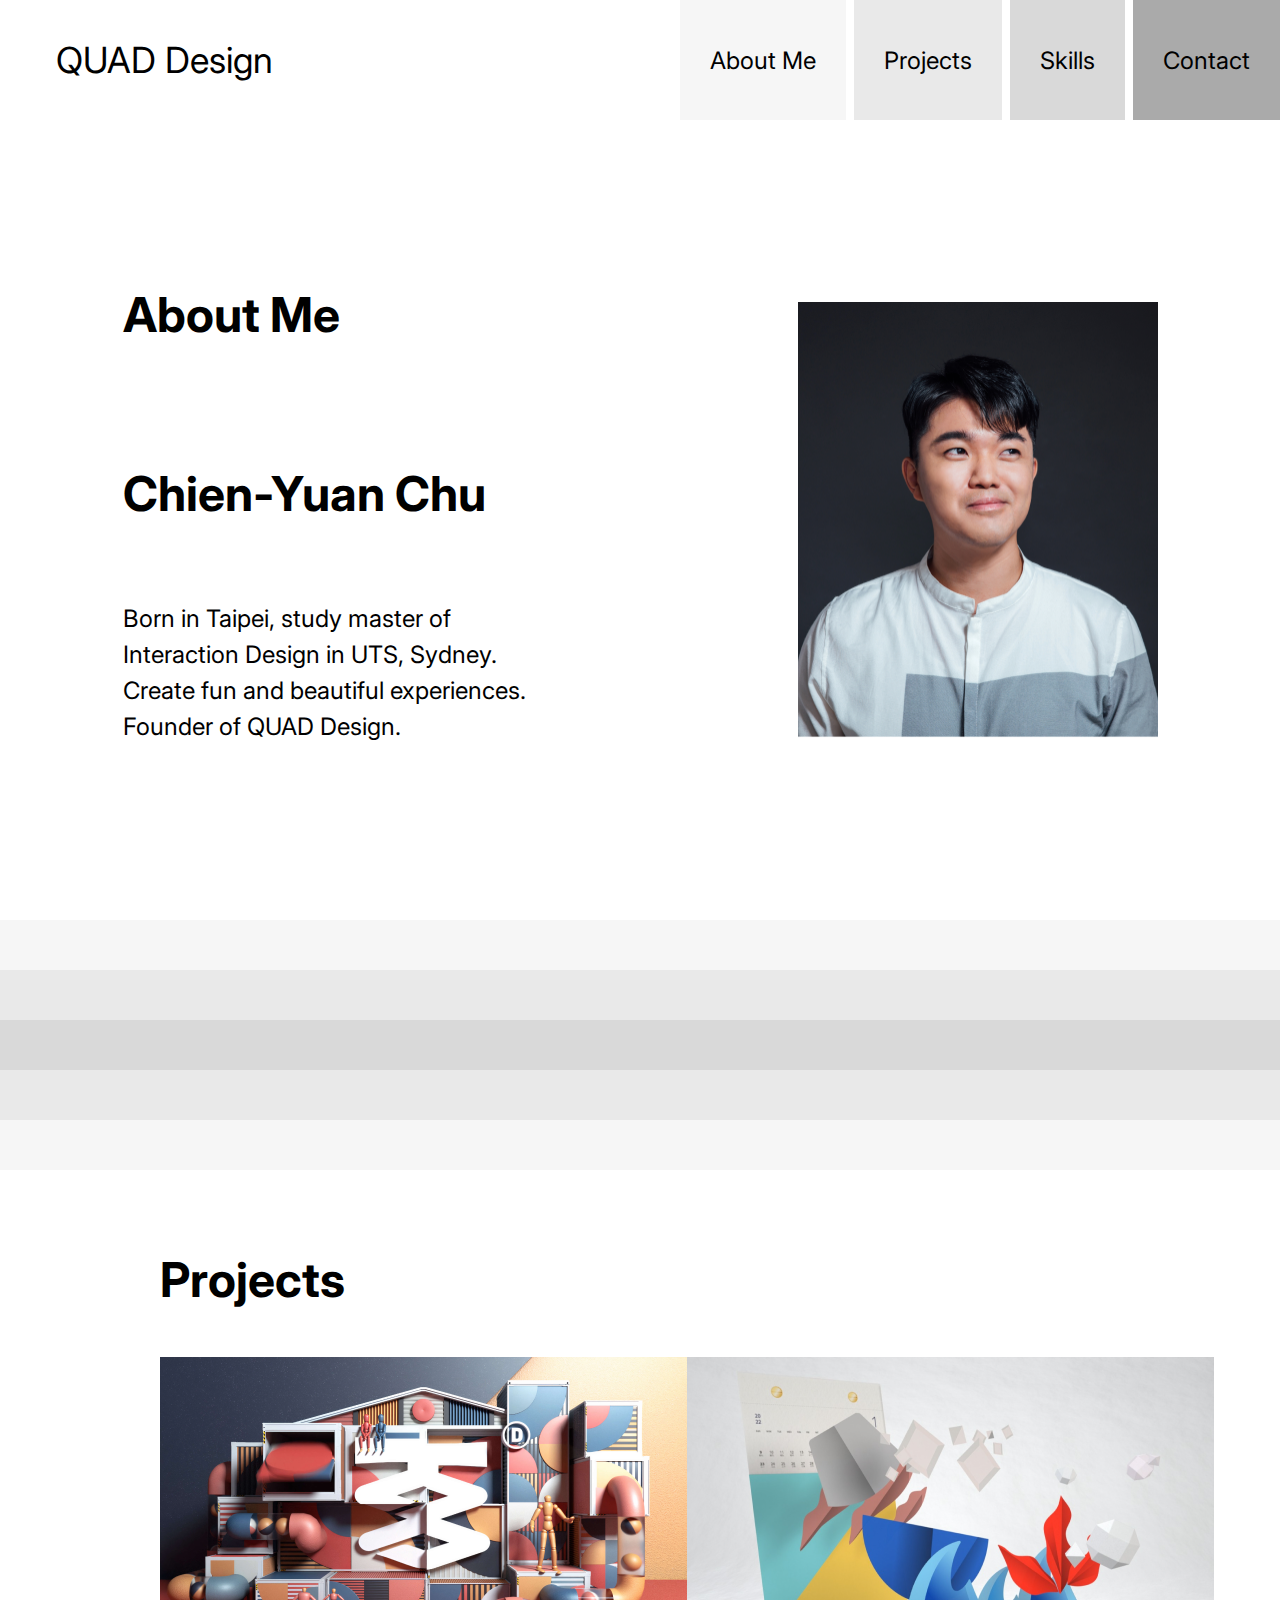
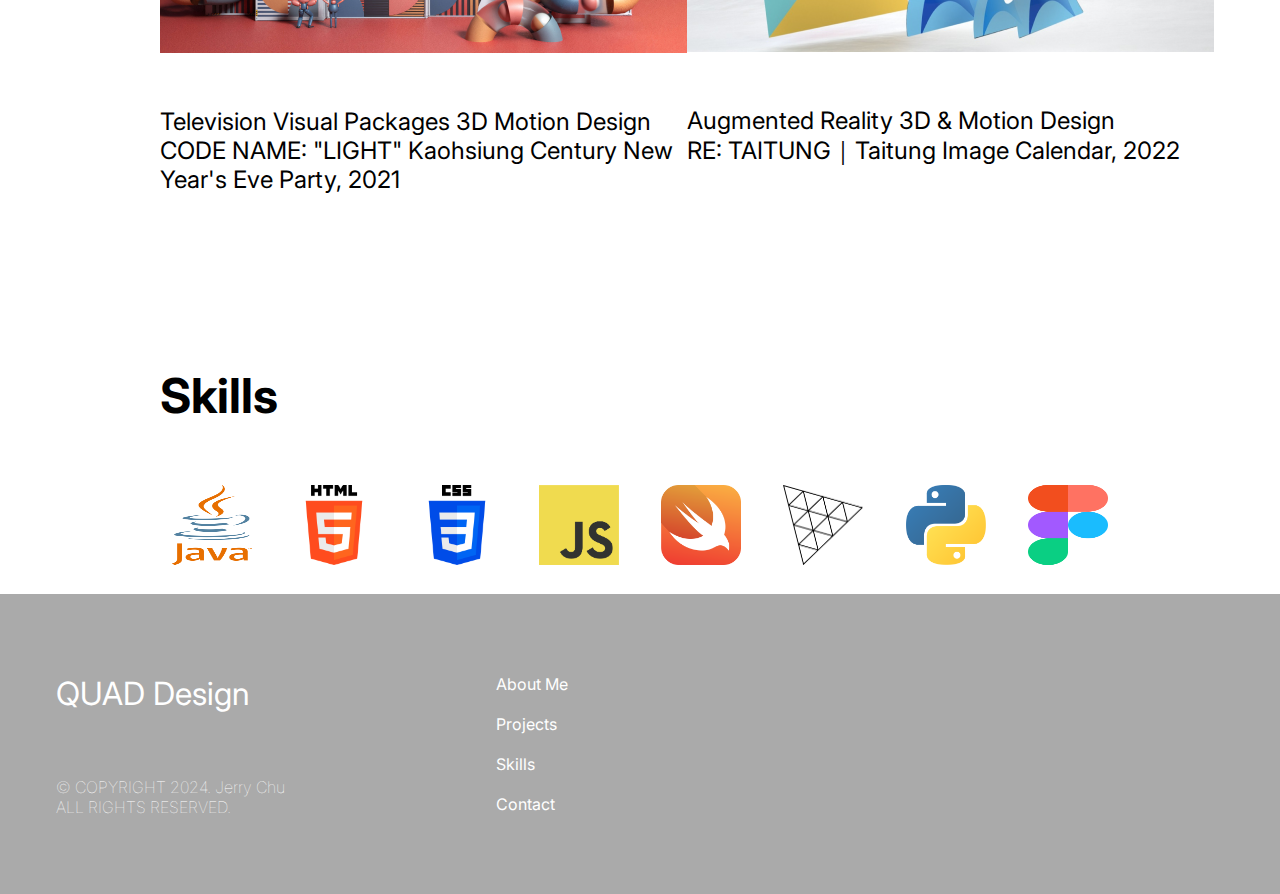
<file: index.html>
<!DOCTYPE html>
<html lang="en-US">
  <head>
    <meta charset="utf-8" />
    <link rel="stylesheet" href="style.css">
    <script type="module" src="main.js"></script>
    <link href="https://fonts.googleapis.com/css2?family=Inter:wght@100..900&display=swap" rel="stylesheet">
    <title>My Portfolio</title>
  </head>
  <body>
    <header>
      <h1 class="logo">QUAD Design</h1>
      <nav class="navbar">
        <ul class="nav-list">
          <li class="nav-aboutme"><a href="#aboutme">About Me</a></li>
          <li class="nav-projects"><a href="#projects">Projects</a></li>
          <li class="nav-skills"><a href="#skills">Skills</a></li>
          <li class="nav-contact"><a href="#contact">Contact</a></li>
        </ul>
      </nav>
    </header>
    <section class="AboutMe">
      <div class="info">
        <h1 id="aboutme" class="title">About Me</h1>
        <div class="description">
          <h1 class="name">Chien-Yuan Chu</h1>
          <p>Born in Taipei, study master of Interaction Design in UTS, Sydney. <br>
        Create fun and beautiful experiences.<br>
        Founder of QUAD Design.</p>
        </div>
      </div>
      <img id="photo" src="./src/image/image-photo.png">
    </section>
    <div class="shape1">
      <div class="shape2">
        <div class="shape3"></div>
      </div>
    </div>
    <section class="ProjectsNskills">
      <div class="info-project">
        <h1 id="projects" class="title">Projects</h1>
        <div class="description">
          <div>
            <img src="./src/image/image-project1.png">
            <p>Television Visual Packages 3D Motion Design <br>
            CODE NAME: "LIGHT" Kaohsiung Century New Year's Eve Party, 2021</p>
          </div>
          <div>
            <img src="./src/image/image-project2.png">
            <p>Augmented Reality 3D & Motion Design <br>
            RE: TAITUNG｜Taitung Image Calendar, 2022</p>
          </div>
        </div>
      </div>
      <div class="info-skills">
        <h1 id="skills" class="title">Skills</h1>
        <div class="icons">
          <img src="./src/image/icon-java.png">
          <img src="./src/image/icon-html.png">
          <img src="./src/image/icon-css.png">
          <img src="./src/image/icon-JavaScript.png">
          <img src="./src/image/icon-swift.png">
          <img src="./src/image/icon-threejs.png">
          <img src="./src/image/icon-python.png">
          <img src="./src/image/icon-figma.png">
        </div>
      </div>
    </section>
    <section class="Contact">
      <div class="info-contact">
        <h1 id="contact" class="title">Contact</h1>
        <h3 class="linkedin">Linkedin: https://www.linkedin.com/in/chien-yuan-chu/</h3>
        <h3 class="email">Email: summer8341000@gmail.com</h3>
      </div>
    </section>
    <footer>
      <div class="footer-logo">
        <h1>QUAD Design</h1>
        <p>© COPYRIGHT 2024. Jerry Chu ALL RIGHTS RESERVED.</p>
      </div>
      <div class="footer-nav">
        <ul class="nav-list2">
          <li>About Me</li>
          <li>Projects</li>
          <li>Skills</li>
          <li>Contact</li>
        </ul>
      </div>
    </footer>
  </body>
</html>
</file>
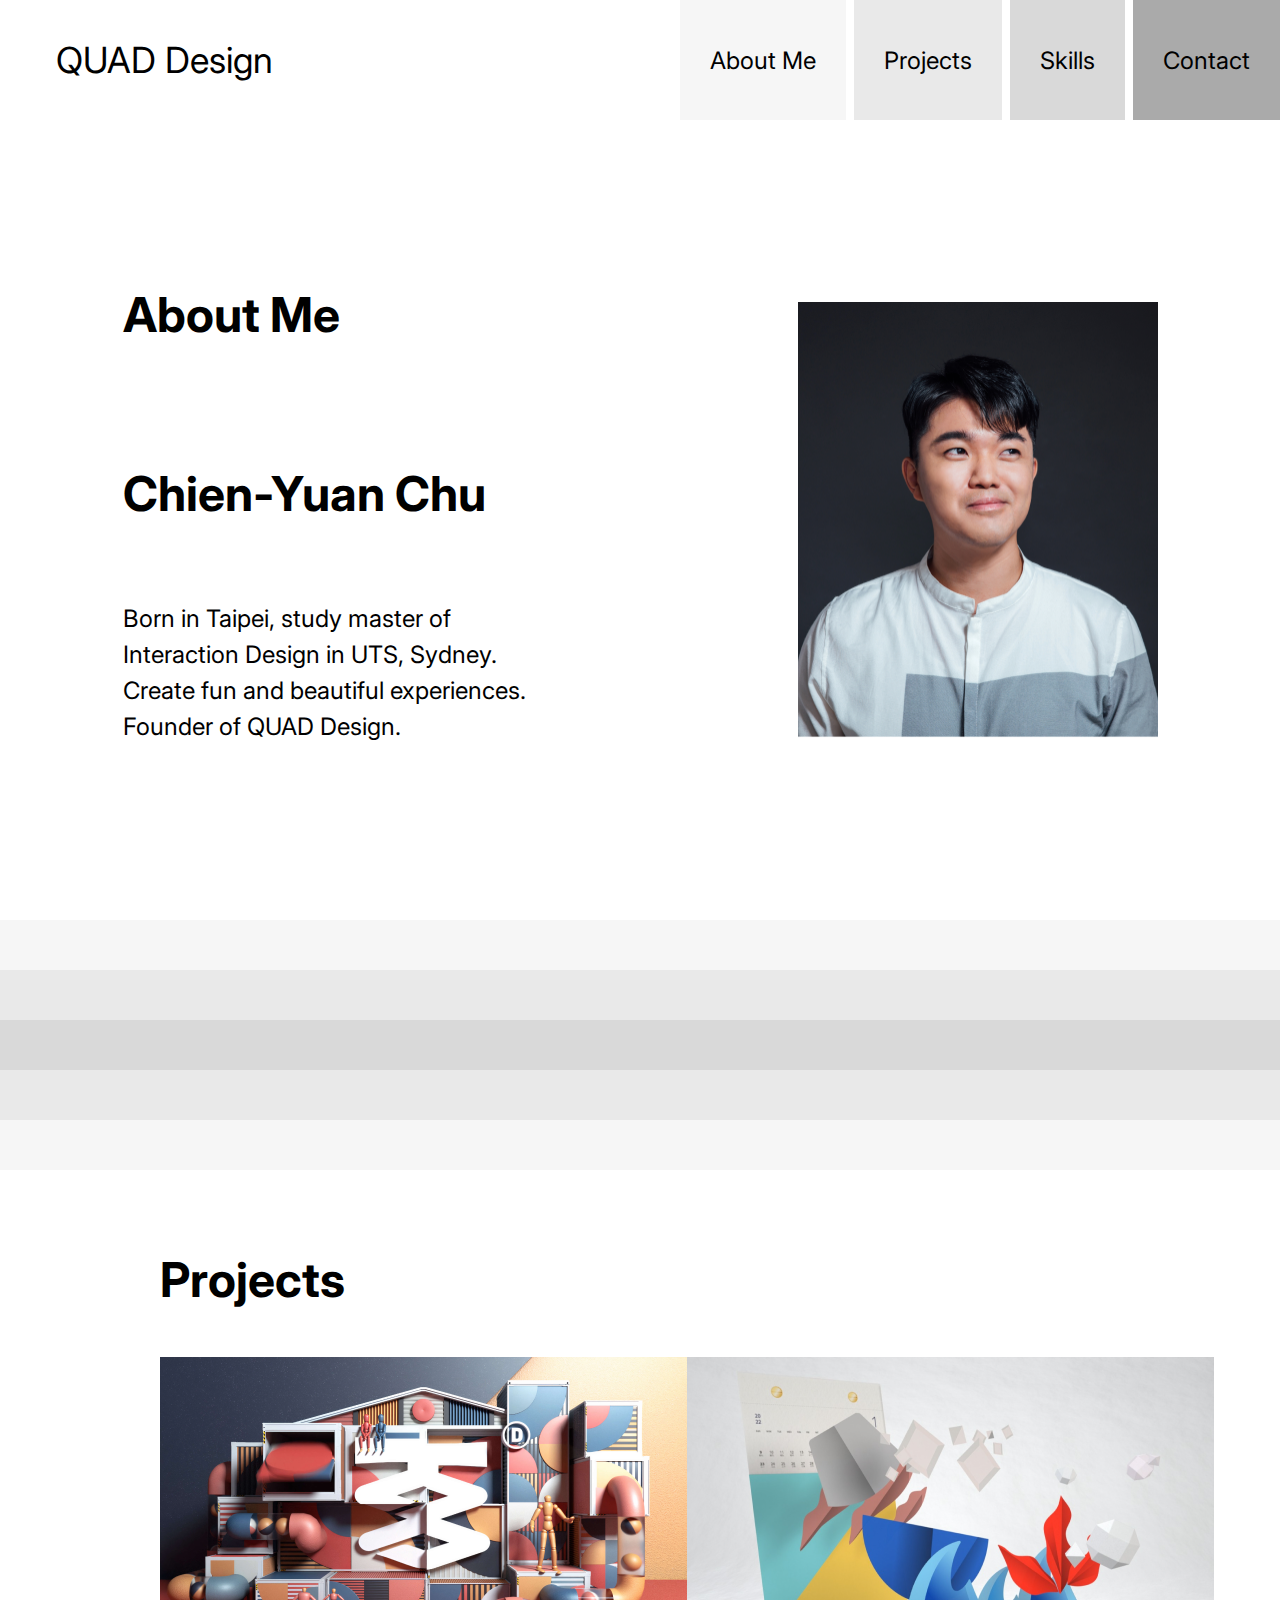
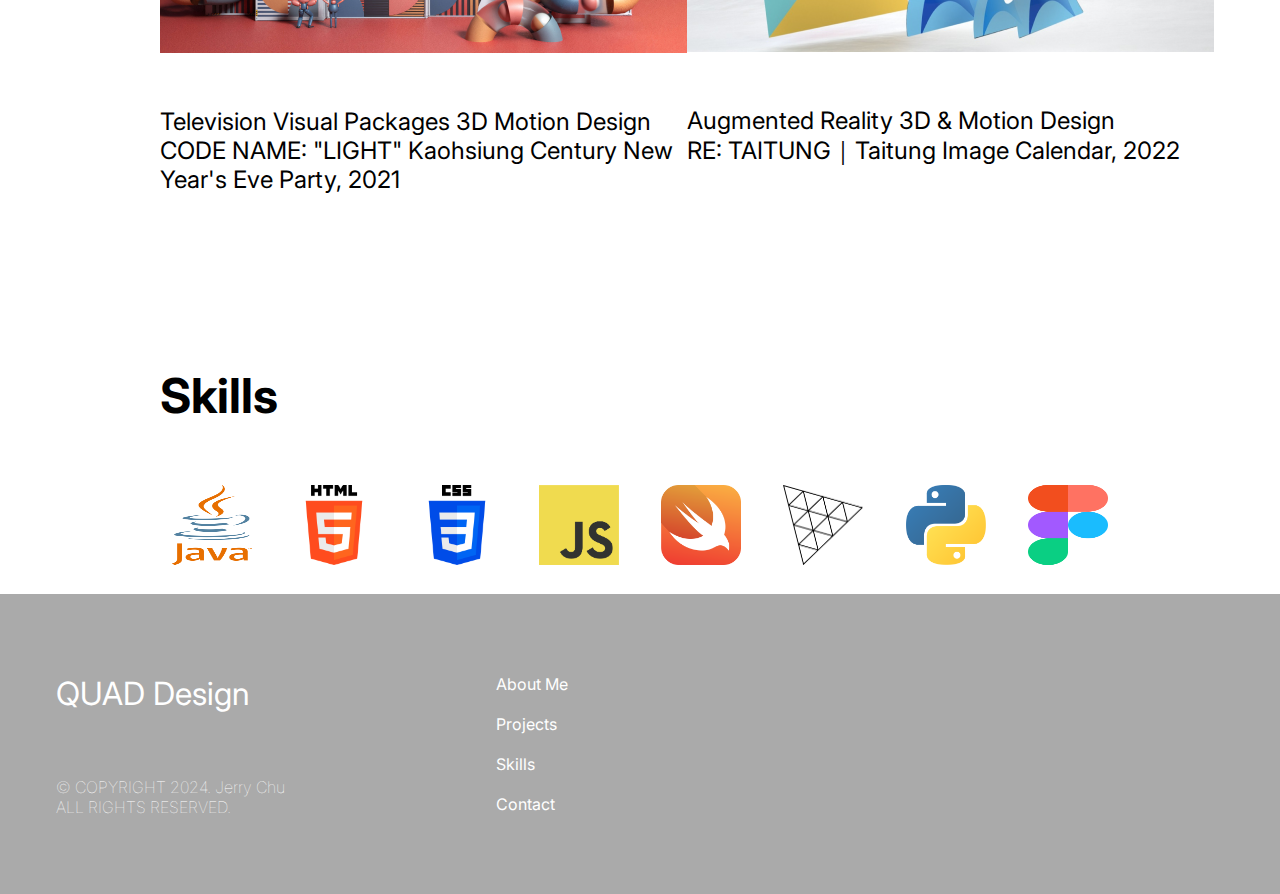
<file: src/index.html>
<!DOCTYPE html>
<html lang="en-US">
  <head>
    <meta charset="utf-8" />
    <link rel="stylesheet" href="style.css">
    <script type="module" src="main.js"></script>
    <link href="https://fonts.googleapis.com/css2?family=Inter:wght@100..900&display=swap" rel="stylesheet">
    <title>My Portfolio</title>
  </head>
  <body>
    <header>
      <h1 class="logo">QUAD Design</h1>
      <nav class="navbar">
        <ul class="nav-list">
          <li class="nav-aboutme"><a href="#aboutme">About Me</a></li>
          <li class="nav-projects"><a href="#projects">Projects</a></li>
          <li class="nav-skills"><a href="#skills">Skills</a></li>
          <li class="nav-contact"><a href="#contact">Contact</a></li>
        </ul>
      </nav>
    </header>
    <section class="AboutMe">
      <div class="info">
        <h1 id="aboutme" class="title">About Me</h1>
        <div class="description">
          <h1 class="name">Chien-Yuan Chu</h1>
          <p>Born in Taipei, study master of Interaction Design in UTS, Sydney. <br>
        Create fun and beautiful experiences.<br>
        Founder of QUAD Design.</p>
        </div>
      </div>
      <img id="photo" src="./image/image-photo.png">
    </section>
    <div class="shape1">
      <div class="shape2">
        <div class="shape3"></div>
      </div>
    </div>
    <section class="ProjectsNskills">
      <div class="info-project">
        <h1 id="projects" class="title">Projects</h1>
        <div class="description">
          <div>
            <img src="./image/image-project1.png">
            <p>Television Visual Packages 3D Motion Design <br>
            CODE NAME: "LIGHT" Kaohsiung Century New Year's Eve Party, 2021</p>
          </div>
          <div>
            <img src="./image/image-project2.png">
            <p>Augmented Reality 3D & Motion Design <br>
            RE: TAITUNG｜Taitung Image Calendar, 2022</p>
          </div>
        </div>
      </div>
      <div class="info-skills">
        <h1 id="skills" class="title">Skills</h1>
        <div class="icons">
          <img src="./image/icon-java.png">
          <img src="./image/icon-html.png">
          <img src="./image/icon-css.png">
          <img src="./image/icon-JavaScript.png">
          <img src="./image/icon-swift.png">
          <img src="./image/icon-threejs.png">
          <img src="./image/icon-python.png">
          <img src="./image/icon-figma.png">
        </div>
      </div>
    </section>
    <section class="Contact">
      <div class="info-contact">
        <h1 id="contact" class="title">Contact</h1>
        <h3 class="linkedin">Linkedin: https://www.linkedin.com/in/chien-yuan-chu/</h3>
        <h3 class="email">Email: summer8341000@gmail.com</h3>
      </div>
    </section>
    <footer>
      <div class="footer-logo">
        <h1>QUAD Design</h1>
        <p>© COPYRIGHT 2024. Jerry Chu ALL RIGHTS RESERVED.</p>
      </div>
      <div class="footer-nav">
        <ul class="nav-list2">
          <li>About Me</li>
          <li>Projects</li>
          <li>Skills</li>
          <li>Contact</li>
        </ul>
      </div>
    </footer>
  </body>
</html>
</file>
<file: style.css>
* {
    border: 0px solid black;
    font-family: "Inter";
}

html, body{
    margin: 0;
    padding: 0;
    /* overflow: hidden; */
}

h1,h2,h3{
    margin: 0px;
    padding: 0px;
}

/* header */

header{
    display: flex;
    height: 120px;
    justify-content: flex-start;
    align-items: center;
}

.navbar{
    display: flex;
    position: absolute;
    top: 0px;
    right: 0px;
    height: 120px;
    align-items: center;
}

.logo{
    margin-left: 56px;
    margin-right: 56px;
    font-weight:normal;
    font-size: 36px;
    width: 100%;
}

.nav-list{
    display: flex;
    list-style: none;
    justify-content: space-between;
    align-items: center;
    height: 100%;
    padding: 0;
    width: 600px;
    font-size: 24px;
}

.nav-list li a{
    text-decoration: none;
    color: black;
}

.nav-aboutme{
    display: flex;
    justify-content: center;
    align-items: center;
    height: 100%;
    background-color: #F6F6F6;
    padding: 0px 30px;
}

.nav-projects{
    display: flex;
    justify-content: center;
    align-items: center;
    height: 100%;
    background-color: #E9E9E9;
    padding: 0px 30px;
}

.nav-skills{
    display: flex;
    justify-content: center;
    align-items: center;
    height: 100%;
    background-color: #D9D9D9;
    padding: 0px 30px;
}

.nav-contact{
    display: flex;
    justify-content: center;
    align-items: center;
    height: 100%;
    background-color: #AAAAAA;
    padding: 0px 30px;
}

/* About Me */

/* Media Query*/
@media (max-width: 1100px){
    .AboutMe{
        justify-content: space-around;
        flex-direction: column-reverse;
        align-items: center;
        height: 1000px !important; 
    }

    .AboutMe .info{
        padding: 0px;
        position: relative;
        top: 0px !important;
        text-align: center;
    }

    .AboutMe .info .description{
        top: 20px !important;
    }

    .AboutMe .info p{
        position: relative;
        top: 20px !important;
    }
    
    .ProjectsNskills{
        height: 1900px !important;
        text-align: center;
    }

    .ProjectsNskills .info-project .description{
        flex-direction: column;
        justify-content: space-between;
        align-items: center;
        height: 1000px;
    }
}

@media screen and (max-width: 910px){
    .navbar{
        display: none;
    }

    .logo{
        text-align: center;
    }
}

.AboutMe{
    display: flex;
    justify-content: space-around;
    align-items: center;
    font-size: 24px;
    height: 800px;
    overflow: hidden;
}

.AboutMe .info{
    position: relative;
    top: -80px;
}

.AboutMe .info .description{
    position: relative;
    top: 120px;
}

.AboutMe .info p{
    position: relative;
    top: 54px;
    font-size: 24px;
    width: 430px;
    line-height: 36px;
}

#photo{
    width: 360px;
    height: 436px;
    
}

/* transition shapes */

.shape1{
    width: 100%;
    height: 250px;
    background-color: #F6F6F6;
    display: block;
}
.shape2{
    position:relative;
    top: 50px;
    width: 100%;
    height: 150px;
    background-color: #E9E9E9;
}
.shape3{
    position:relative;
    top: 50px;
    width: 100%;
    height: 50px;
    background-color: #D9D9D9;
}

/* project and skills section*/

.ProjectsNskills{
    height: 1024px;
    font-size: 24px;
    overflow: hidden;
    display: block;
}

.ProjectsNskills .info-project{
    margin-left: 160px;
    margin-right: 160px;
    position: relative;
    top: 80px;
}

.ProjectsNskills .info-project .description{
    width: 100%;
    display: flex;
    justify-content: space-between;
    position: relative;
    top: 48px;
}

.ProjectsNskills .description p{
    position: relative;
    top: 24px;
    width: 527px;
}

.ProjectsNskills .info-skills{
    margin-left: 160px;
    margin-right: 160px;
    position: relative;
    top: 300px;
}

.ProjectsNskills .info-skills .icons{
    position: relative;
    top: 48px;
    display: flex;
    justify-content: space-between;
    flex-wrap: wrap;
    width: 100%;
    align-items: center;
}

.icons img{
    width: 80px;
    height: 80px;
    margin: 12px;
}

.Contact{
    display: none;
    height: 800px;
    font-size: 24px;
}

.Contact .info-contact{
    margin-left: 160px;
    position: relative;
    top: 300px;
}

.Contact .info-contact h3{
    font-size: 24px;
    position: relative;
    top: 80px;
}

.Contact .info-contact .email{
    position: relative;
    top: 120px;
}

footer{
    height: 300px;
    background-color: #AAAAAA;
    display: flex;
    overflow: hidden;
}

footer .footer-logo{
    margin-left: 56px;
    margin-top: 80px;
    color: white;
    font-weight: lighter;

}

footer .footer-logo h1 {
    font-weight: normal;
}

footer .footer-logo p {
    position: relative;
    top: 48px;
    width: 240px;
}

footer .footer-nav{
    margin-top: 80px;
    margin-left: 200px;
}

footer .footer-nav .nav-list2{
    display: flex;
    list-style: none;
    flex-direction: column;
    justify-content: space-between;
    align-items: left;
    color: white;
    margin:0;
    padding: 0;
    height:140px;
}
</file>
<file: src/style.css>
* {
    border: 0px solid black;
    font-family: "Inter";
}

html, body{
    margin: 0;
    padding: 0;
    /* overflow: hidden; */
}

h1,h2,h3{
    margin: 0px;
    padding: 0px;
}

/* header */

header{
    display: flex;
    height: 120px;
    justify-content: flex-start;
    align-items: center;
}

.navbar{
    display: flex;
    position: absolute;
    top: 0px;
    right: 0px;
    height: 120px;
    align-items: center;
}

.logo{
    margin-left: 56px;
    margin-right: 56px;
    font-weight:normal;
    font-size: 36px;
    width: 100%;
}

.nav-list{
    display: flex;
    list-style: none;
    justify-content: space-between;
    align-items: center;
    height: 100%;
    padding: 0;
    width: 600px;
    font-size: 24px;
}

.nav-list li a{
    text-decoration: none;
    color: black;
}

.nav-aboutme{
    display: flex;
    justify-content: center;
    align-items: center;
    height: 100%;
    background-color: #F6F6F6;
    padding: 0px 30px;
}

.nav-projects{
    display: flex;
    justify-content: center;
    align-items: center;
    height: 100%;
    background-color: #E9E9E9;
    padding: 0px 30px;
}

.nav-skills{
    display: flex;
    justify-content: center;
    align-items: center;
    height: 100%;
    background-color: #D9D9D9;
    padding: 0px 30px;
}

.nav-contact{
    display: flex;
    justify-content: center;
    align-items: center;
    height: 100%;
    background-color: #AAAAAA;
    padding: 0px 30px;
}

/* About Me */

/* Media Query*/
@media (max-width: 1100px){
    .AboutMe{
        justify-content: space-around;
        flex-direction: column-reverse;
        align-items: center;
        height: 1000px !important; 
    }

    .AboutMe .info{
        padding: 0px;
        position: relative;
        top: 0px !important;
        text-align: center;
    }

    .AboutMe .info .description{
        top: 20px !important;
    }

    .AboutMe .info p{
        position: relative;
        top: 20px !important;
    }
    
    .ProjectsNskills{
        height: 1900px !important;
        text-align: center;
    }

    .ProjectsNskills .info-project .description{
        flex-direction: column;
        justify-content: space-between;
        align-items: center;
        height: 1000px;
    }
}

@media screen and (max-width: 910px){
    .navbar{
        display: none;
    }

    .logo{
        text-align: center;
    }
}

.AboutMe{
    display: flex;
    justify-content: space-around;
    align-items: center;
    font-size: 24px;
    height: 800px;
    overflow: hidden;
}

.AboutMe .info{
    position: relative;
    top: -80px;
}

.AboutMe .info .description{
    position: relative;
    top: 120px;
}

.AboutMe .info p{
    position: relative;
    top: 54px;
    font-size: 24px;
    width: 430px;
    line-height: 36px;
}

#photo{
    width: 360px;
    height: 436px;
    
}

/* transition shapes */

.shape1{
    width: 100%;
    height: 250px;
    background-color: #F6F6F6;
    display: block;
}
.shape2{
    position:relative;
    top: 50px;
    width: 100%;
    height: 150px;
    background-color: #E9E9E9;
}
.shape3{
    position:relative;
    top: 50px;
    width: 100%;
    height: 50px;
    background-color: #D9D9D9;
}

/* project and skills section*/

.ProjectsNskills{
    height: 1024px;
    font-size: 24px;
    overflow: hidden;
    display: block;
}

.ProjectsNskills .info-project{
    margin-left: 160px;
    margin-right: 160px;
    position: relative;
    top: 80px;
}

.ProjectsNskills .info-project .description{
    width: 100%;
    display: flex;
    justify-content: space-between;
    position: relative;
    top: 48px;
}

.ProjectsNskills .description p{
    position: relative;
    top: 24px;
    width: 527px;
}

.ProjectsNskills .info-skills{
    margin-left: 160px;
    margin-right: 160px;
    position: relative;
    top: 300px;
}

.ProjectsNskills .info-skills .icons{
    position: relative;
    top: 48px;
    display: flex;
    justify-content: space-between;
    flex-wrap: wrap;
    width: 100%;
    align-items: center;
}

.icons img{
    width: 80px;
    height: 80px;
    margin: 12px;
}

.Contact{
    display: none;
    height: 800px;
    font-size: 24px;
}

.Contact .info-contact{
    margin-left: 160px;
    position: relative;
    top: 300px;
}

.Contact .info-contact h3{
    font-size: 24px;
    position: relative;
    top: 80px;
}

.Contact .info-contact .email{
    position: relative;
    top: 120px;
}

footer{
    height: 300px;
    background-color: #AAAAAA;
    display: flex;
    overflow: hidden;
}

footer .footer-logo{
    margin-left: 56px;
    margin-top: 80px;
    color: white;
    font-weight: lighter;

}

footer .footer-logo h1 {
    font-weight: normal;
}

footer .footer-logo p {
    position: relative;
    top: 48px;
    width: 240px;
}

footer .footer-nav{
    margin-top: 80px;
    margin-left: 200px;
}

footer .footer-nav .nav-list2{
    display: flex;
    list-style: none;
    flex-direction: column;
    justify-content: space-between;
    align-items: left;
    color: white;
    margin:0;
    padding: 0;
    height:140px;
}
</file>
